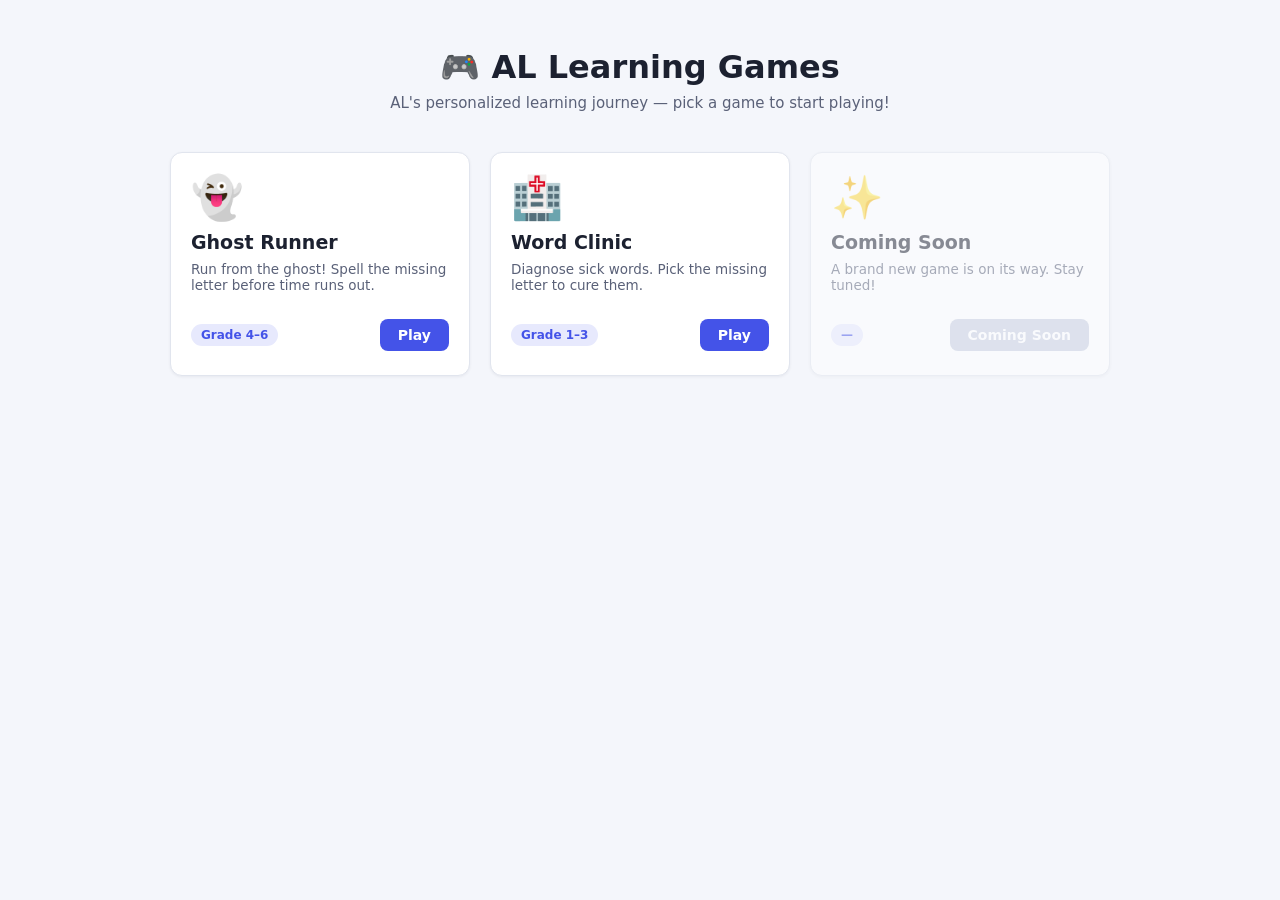
<file: index.html>
<!DOCTYPE html>
<html lang="en">
<head>
<meta charset="UTF-8">
<meta name="viewport" content="width=device-width, initial-scale=1.0, maximum-scale=1, user-scalable=no">
<title>AL Learning Games</title>
<link rel="icon" href="data:image/svg+xml,%3Csvg xmlns='http://www.w3.org/2000/svg' viewBox='0 0 100 100'%3E%3Ctext y='.9em' font-size='90'%3E%F0%9F%8E%AE%3C/text%3E%3C/svg%3E">
<link rel="stylesheet" href="style.css">
</head>
<body>

  <main id="hub-screen" class="screen hub-screen">
    <header class="hub-header">
      <h1>🎮 AL Learning Games</h1>
      <p class="hub-subtitle">AL's personalized learning journey — pick a game to start playing!</p>
    </header>

    <div id="game-grid" class="game-grid"></div>
  </main>

  <script src="hub.js"></script>
</body>
</html>
</file>
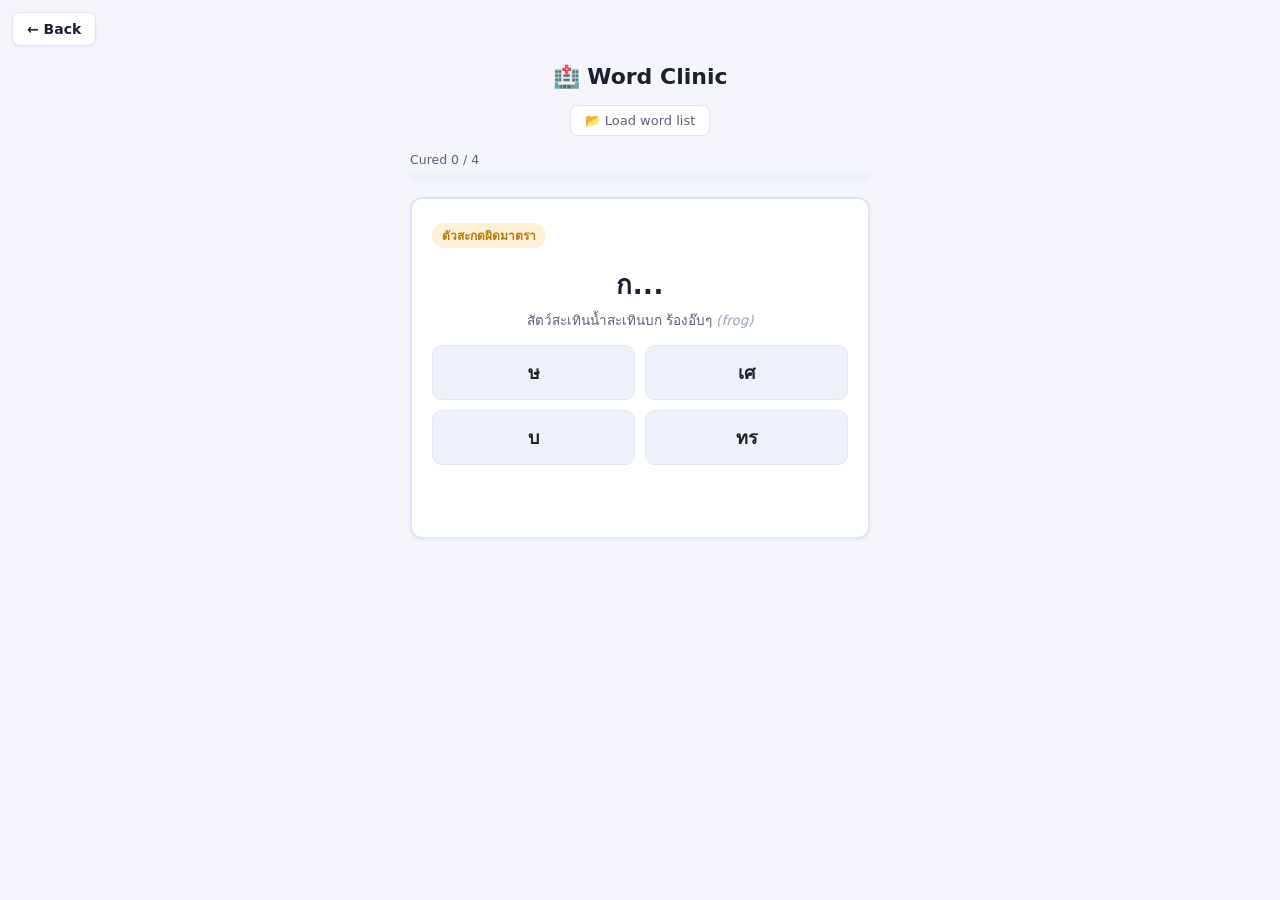
<file: games/clinic/index.html>
<!DOCTYPE html>
<html lang="en">
<head>
<meta charset="UTF-8">
<meta name="viewport" content="width=device-width, initial-scale=1.0, maximum-scale=1, user-scalable=no">
<title>Word Clinic — AL Learning Games</title>
<link rel="icon" href="data:image/svg+xml,%3Csvg xmlns='http://www.w3.org/2000/svg' viewBox='0 0 100 100'%3E%3Ctext y='.9em' font-size='90'%3E%F0%9F%8F%A5%3C/text%3E%3C/svg%3E">
<link rel="stylesheet" href="../../style.css">
</head>
<body>

  <a href="../../index.html" class="back-btn">← Back</a>

  <div class="screen game-screen">
    <div id="game-root" class="game-root"></div>
  </div>

  <script src="../../shared/utils.js"></script>
  <script src="words-data.js"></script>
  <script src="game.js"></script>
</body>
</html>
</file>
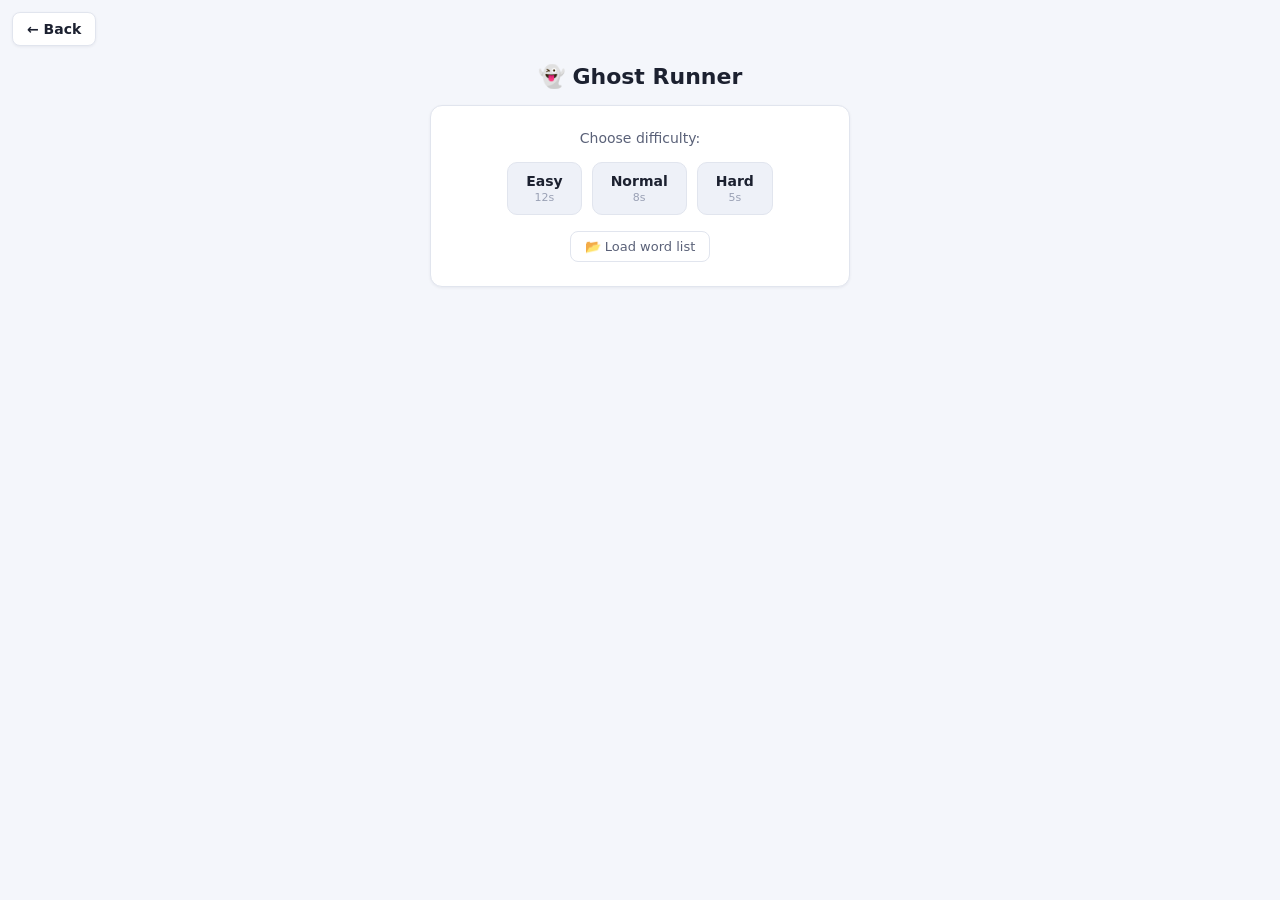
<file: games/ghost-runner/index.html>
<!DOCTYPE html>
<html lang="en">
<head>
<meta charset="UTF-8">
<meta name="viewport" content="width=device-width, initial-scale=1.0, maximum-scale=1, user-scalable=no">
<title>Ghost Runner — AL Learning Games</title>
<link rel="icon" href="data:image/svg+xml,%3Csvg xmlns='http://www.w3.org/2000/svg' viewBox='0 0 100 100'%3E%3Ctext y='.9em' font-size='90'%3E%F0%9F%91%BB%3C/text%3E%3C/svg%3E">
<link rel="stylesheet" href="../../style.css">
</head>
<body>

  <a href="../../index.html" class="back-btn">← Back</a>

  <div class="screen game-screen">
    <div id="game-root" class="game-root"></div>
  </div>

  <script src="../../shared/utils.js"></script>
  <script src="words-data.js"></script>
  <script src="ui.js"></script>
  <script src="game.js"></script>
</body>
</html>
</file>
<file: style.css>
/* =========================================================
   AL Learning Games — shared stylesheet
   ========================================================= */

:root {
  --surface-0: #f4f6fb;
  --surface-1: #ffffff;
  --surface-2: #eef1f8;

  --border: #e1e5ee;
  --border-strong: #c7cee0;
  --border-accent: #6c7bf5;

  --text-primary: #1c2130;
  --text-secondary: #5a6178;
  --text-muted: #9aa1b5;
  --text-accent: #4453e8;

  --bg-accent: #e7e9fd;
  --bg-success: #dcf5e8;
  --bg-warning: #fdf0d8;
  --bg-danger: #fbe2e2;

  --text-success: #1d9e75;
  --text-warning: #b5790b;
  --text-danger: #e24b4a;

  --font-sans: 'Segoe UI', 'Noto Sans Thai', 'Sarabun', system-ui, -apple-system, sans-serif;
  --radius: 12px;

  --shadow-sm: 0 1px 3px rgba(20, 24, 45, 0.06);
  --shadow-md: 0 6px 18px rgba(20, 24, 45, 0.10);
}

* { box-sizing: border-box; }

/* Guarantee the [hidden] attribute always wins over any component's
   own `display` declaration (e.g. flex containers toggled via .hidden = true). */
[hidden] { display: none !important; }

html, body {
  margin: 0;
  padding: 0;
  height: 100%;
  background: var(--surface-0);
  color: var(--text-primary);
  font-family: var(--font-sans);
}

button {
  font-family: inherit;
  cursor: pointer;
}

.screen { min-height: 100vh; }

/* ---------------- Hub ---------------- */
.hub-screen {
  max-width: 980px;
  margin: 0 auto;
  padding: 48px 20px 64px;
}

.hub-header { text-align: center; margin-bottom: 40px; }
.hub-header h1 { font-size: 32px; margin: 0 0 8px; }
.hub-subtitle { color: var(--text-secondary); font-size: 15px; margin: 0; }

.game-grid {
  display: grid;
  grid-template-columns: repeat(auto-fill, minmax(240px, 1fr));
  gap: 20px;
}

.game-card {
  background: var(--surface-1);
  border: 1px solid var(--border);
  border-radius: var(--radius);
  padding: 24px 20px;
  display: flex;
  flex-direction: column;
  align-items: flex-start;
  gap: 8px;
  box-shadow: var(--shadow-sm);
  transition: transform 0.15s ease, border-color 0.15s ease, box-shadow 0.15s ease;
}

.game-card:not(.disabled):hover {
  transform: translateY(-2px);
  border-color: var(--border-accent);
  box-shadow: var(--shadow-md);
}

.game-card.disabled {
  opacity: 0.5;
  pointer-events: none;
}

.game-card-icon { font-size: 42px; line-height: 1; }
.game-card-title { font-size: 19px; margin: 4px 0 0; }
.game-card-desc {
  color: var(--text-secondary);
  font-size: 13.5px;
  margin: 0;
  min-height: 38px;
}

.game-card-footer {
  margin-top: 12px;
  width: 100%;
  display: flex;
  align-items: center;
  justify-content: space-between;
}

.badge {
  display: inline-block;
  font-size: 12px;
  font-weight: 600;
  padding: 4px 10px;
  border-radius: 999px;
  background: var(--bg-accent);
  color: var(--text-accent);
}

/* .play-btn is used both as a real <a> (hub "Play" links, working via
   plain page navigation) and as a <button> (restart, disabled "Coming
   Soon") so it needs anchor-safe display rules. */
.play-btn {
  display: inline-block;
  background: var(--text-accent);
  color: #fff;
  border: none;
  border-radius: 8px;
  padding: 8px 18px;
  font-size: 14px;
  font-weight: 600;
  text-decoration: none;
  text-align: center;
  cursor: pointer;
}
.play-btn:hover { filter: brightness(1.08); }
.play-btn:disabled,
.play-btn[disabled] { background: var(--border-strong); cursor: not-allowed; }

/* ---------------- Back button (real link to ../../index.html) ---------------- */
.back-btn {
  position: fixed;
  top: 12px;
  left: 12px;
  z-index: 100;
  display: inline-block;
  background: var(--surface-1);
  border: 1px solid var(--border);
  border-radius: 8px;
  padding: 8px 14px;
  font-size: 14px;
  font-weight: 600;
  color: var(--text-primary);
  text-decoration: none;
  box-shadow: var(--shadow-sm);
}
.back-btn:hover { border-color: var(--border-accent); color: var(--text-accent); }

/* ---------------- Game screen shell ---------------- */
.game-screen { background: var(--surface-0); }
.game-root {
  max-width: 720px;
  margin: 0 auto;
  padding: 64px 16px 40px;
  display: flex;
  flex-direction: column;
  align-items: center;
  gap: 16px;
}

.load-error { color: var(--text-danger); text-align: center; margin-top: 80px; }

/* ---------------- CSV upload button ---------------- */
.csv-upload-wrap {
  display: inline-flex;
  align-items: center;
}
.csv-upload-label {
  display: inline-flex;
  align-items: center;
  gap: 6px;
  background: var(--surface-1);
  border: 1px solid var(--border);
  border-radius: 8px;
  padding: 7px 14px;
  font-size: 13px;
  color: var(--text-secondary);
  cursor: pointer;
}
.csv-upload-label:hover { border-color: var(--border-accent); color: var(--text-accent); }
.csv-upload-label input { display: none; }

/* ---------------- Toast ---------------- */
.toast {
  position: fixed;
  bottom: 24px;
  left: 50%;
  transform: translateX(-50%) translateY(20px);
  background: var(--text-primary);
  color: #fff;
  padding: 10px 20px;
  border-radius: 999px;
  font-size: 13.5px;
  opacity: 0;
  pointer-events: none;
  transition: opacity 0.2s ease, transform 0.2s ease;
  z-index: 200;
  box-shadow: var(--shadow-md);
}
.toast.show {
  opacity: 1;
  transform: translateX(-50%) translateY(0);
}

/* =========================================================
   Shared game-title / header bits
   ========================================================= */
.game-title-row {
  display: flex;
  align-items: center;
  gap: 10px;
  font-size: 22px;
  font-weight: 700;
}

/* =========================================================
   Answer feedback (shared between games)
   ========================================================= */
.word-result {
  font-size: 20px;
}
.word-result.correct {
  color: var(--text-success);
  font-weight: 500;
}
.word-result.wrong {
  color: var(--text-danger);
  text-decoration: line-through;
  text-decoration-thickness: 2px;
}
.word-timeout {
  color: var(--text-danger);
  font-size: 13px;
  display: block;
  margin-bottom: 4px;
}

/* =========================================================
   Quiz panel (shared visual language for choices/timer)
   ========================================================= */
.quiz-panel {
  width: 100%;
  background: var(--surface-1);
  border: 1px solid var(--border);
  border-radius: var(--radius);
  padding: 18px 20px;
  box-shadow: var(--shadow-sm);
}

.quiz-timerbar {
  height: 6px;
  width: 100%;
  border-radius: 999px;
  background: var(--surface-2);
  overflow: hidden;
  margin-bottom: 14px;
}
.quiz-timerbar-fill {
  height: 100%;
  width: 100%;
  background: var(--text-success);
  transition: width 0.1s linear, background-color 0.3s ease;
}
.quiz-timerbar-fill.warn { background: var(--text-warning); }
.quiz-timerbar-fill.danger { background: var(--text-danger); }

.quiz-word {
  font-size: 26px;
  font-weight: 700;
  text-align: center;
  margin: 6px 0 4px;
  letter-spacing: 0.5px;
}

.quiz-hint {
  text-align: center;
  color: var(--text-secondary);
  font-size: 13.5px;
  margin-bottom: 14px;
}
.quiz-hint .hint-en { color: var(--text-muted); font-style: italic; }

.quiz-choices {
  display: grid;
  grid-template-columns: 1fr 1fr;
  gap: 10px;
}
.quiz-choice-btn {
  background: var(--surface-2);
  border: 1.5px solid var(--border);
  border-radius: 10px;
  padding: 12px 10px;
  font-size: 18px;
  font-weight: 600;
  color: var(--text-primary);
  transition: border-color 0.15s ease, transform 0.1s ease;
}
.quiz-choice-btn:hover:not(:disabled) {
  border-color: var(--border-accent);
  transform: translateY(-1px);
}
.quiz-choice-btn:disabled { cursor: default; }
.quiz-choice-btn.correct { border-color: var(--text-success); background: var(--bg-success); color: var(--text-success); }
.quiz-choice-btn.wrong { border-color: var(--text-danger); background: var(--bg-danger); color: var(--text-danger); }

.quiz-result-area {
  text-align: center;
  min-height: 30px;
  margin-top: 10px;
}

.cat-badge {
  display: inline-block;
  font-size: 12px;
  font-weight: 600;
  padding: 3px 10px;
  border-radius: 999px;
  margin-bottom: 10px;
}

@media (max-width: 420px) {
  .quiz-choices { grid-template-columns: 1fr 1fr; gap: 8px; }
  .quiz-word { font-size: 22px; }
}

/* =========================================================
   Ghost Runner
   ========================================================= */
.gr-wrap {
  width: 100%;
  display: flex;
  flex-direction: column;
  align-items: center;
  gap: 16px;
}

.gr-setup {
  width: 100%;
  max-width: 420px;
  background: var(--surface-1);
  border: 1px solid var(--border);
  border-radius: var(--radius);
  padding: 24px 20px;
  display: flex;
  flex-direction: column;
  align-items: center;
  gap: 16px;
  box-shadow: var(--shadow-sm);
}
.gr-setup-label { margin: 0; color: var(--text-secondary); font-size: 14px; }

.gr-mode-row { display: flex; gap: 10px; }
.gr-mode-btn {
  display: flex;
  flex-direction: column;
  align-items: center;
  gap: 2px;
  background: var(--surface-2);
  border: 1.5px solid var(--border);
  border-radius: 10px;
  padding: 10px 18px;
  font-weight: 600;
  font-size: 14px;
  color: var(--text-primary);
}
.gr-mode-btn span { font-size: 11px; font-weight: 400; color: var(--text-muted); }
.gr-mode-btn:hover { border-color: var(--border-accent); color: var(--text-accent); }

.gr-play { width: 100%; display: flex; flex-direction: column; align-items: center; gap: 12px; }

.gr-hud {
  width: 100%;
  max-width: 600px;
  display: flex;
  align-items: center;
  justify-content: space-between;
  font-weight: 600;
  font-size: 14px;
}
.gr-hearts { font-size: 16px; letter-spacing: 2px; }
.gr-combo { color: var(--text-warning); }

#gr-canvas {
  width: 100%;
  max-width: 600px;
  height: auto;
  aspect-ratio: 600 / 160;
  background: #eef1f8;
  border: 1px solid var(--border);
  border-radius: var(--radius);
  touch-action: none;
}

.gr-gameover {
  width: 100%;
  max-width: 420px;
  text-align: center;
  background: var(--surface-1);
  border: 1px solid var(--border);
  border-radius: var(--radius);
  padding: 32px 20px;
  box-shadow: var(--shadow-sm);
}
.gr-gameover h2 { margin: 0 0 8px; }
.gr-gameover p { color: var(--text-secondary); margin: 0 0 16px; }

/* =========================================================
   Word Clinic
   ========================================================= */
.wc-wrap {
  width: 100%;
  max-width: 460px;
  display: flex;
  flex-direction: column;
  align-items: center;
  gap: 16px;
}

.wc-progress-wrap { width: 100%; }
.wc-progress-label {
  display: flex;
  justify-content: space-between;
  font-size: 12.5px;
  color: var(--text-secondary);
  margin-bottom: 6px;
}
.wc-progress-bar {
  height: 8px;
  width: 100%;
  border-radius: 999px;
  background: var(--surface-2);
  overflow: hidden;
}
.wc-progress-fill {
  height: 100%;
  background: var(--text-accent);
  transition: width 0.25s ease;
}

.wc-card {
  width: 100%;
  background: var(--surface-1);
  border: 2px solid var(--border);
  border-radius: var(--radius);
  padding: 24px 20px;
  box-shadow: var(--shadow-sm);
  transition: border-color 0.25s ease, background-color 0.25s ease;
}
.wc-card.cured { border-color: var(--text-success); background: var(--bg-success); }
.wc-card.sick { border-color: var(--text-danger); background: var(--bg-danger); }

.wc-stamp {
  text-align: center;
  font-weight: 700;
  font-size: 15px;
  margin-bottom: 8px;
}
.wc-stamp.cured-text { color: var(--text-success); }
.wc-stamp.sick-text { color: var(--text-danger); }

.wc-box-label {
  text-align: center;
  font-size: 12px;
  color: var(--text-muted);
  margin-top: 8px;
}

.wc-done {
  text-align: center;
  background: var(--surface-1);
  border: 1px solid var(--border);
  border-radius: var(--radius);
  padding: 32px 20px;
  box-shadow: var(--shadow-sm);
}
.wc-done h2 { margin: 0 0 8px; }
.wc-done p { color: var(--text-secondary); margin: 0; }
</file>
